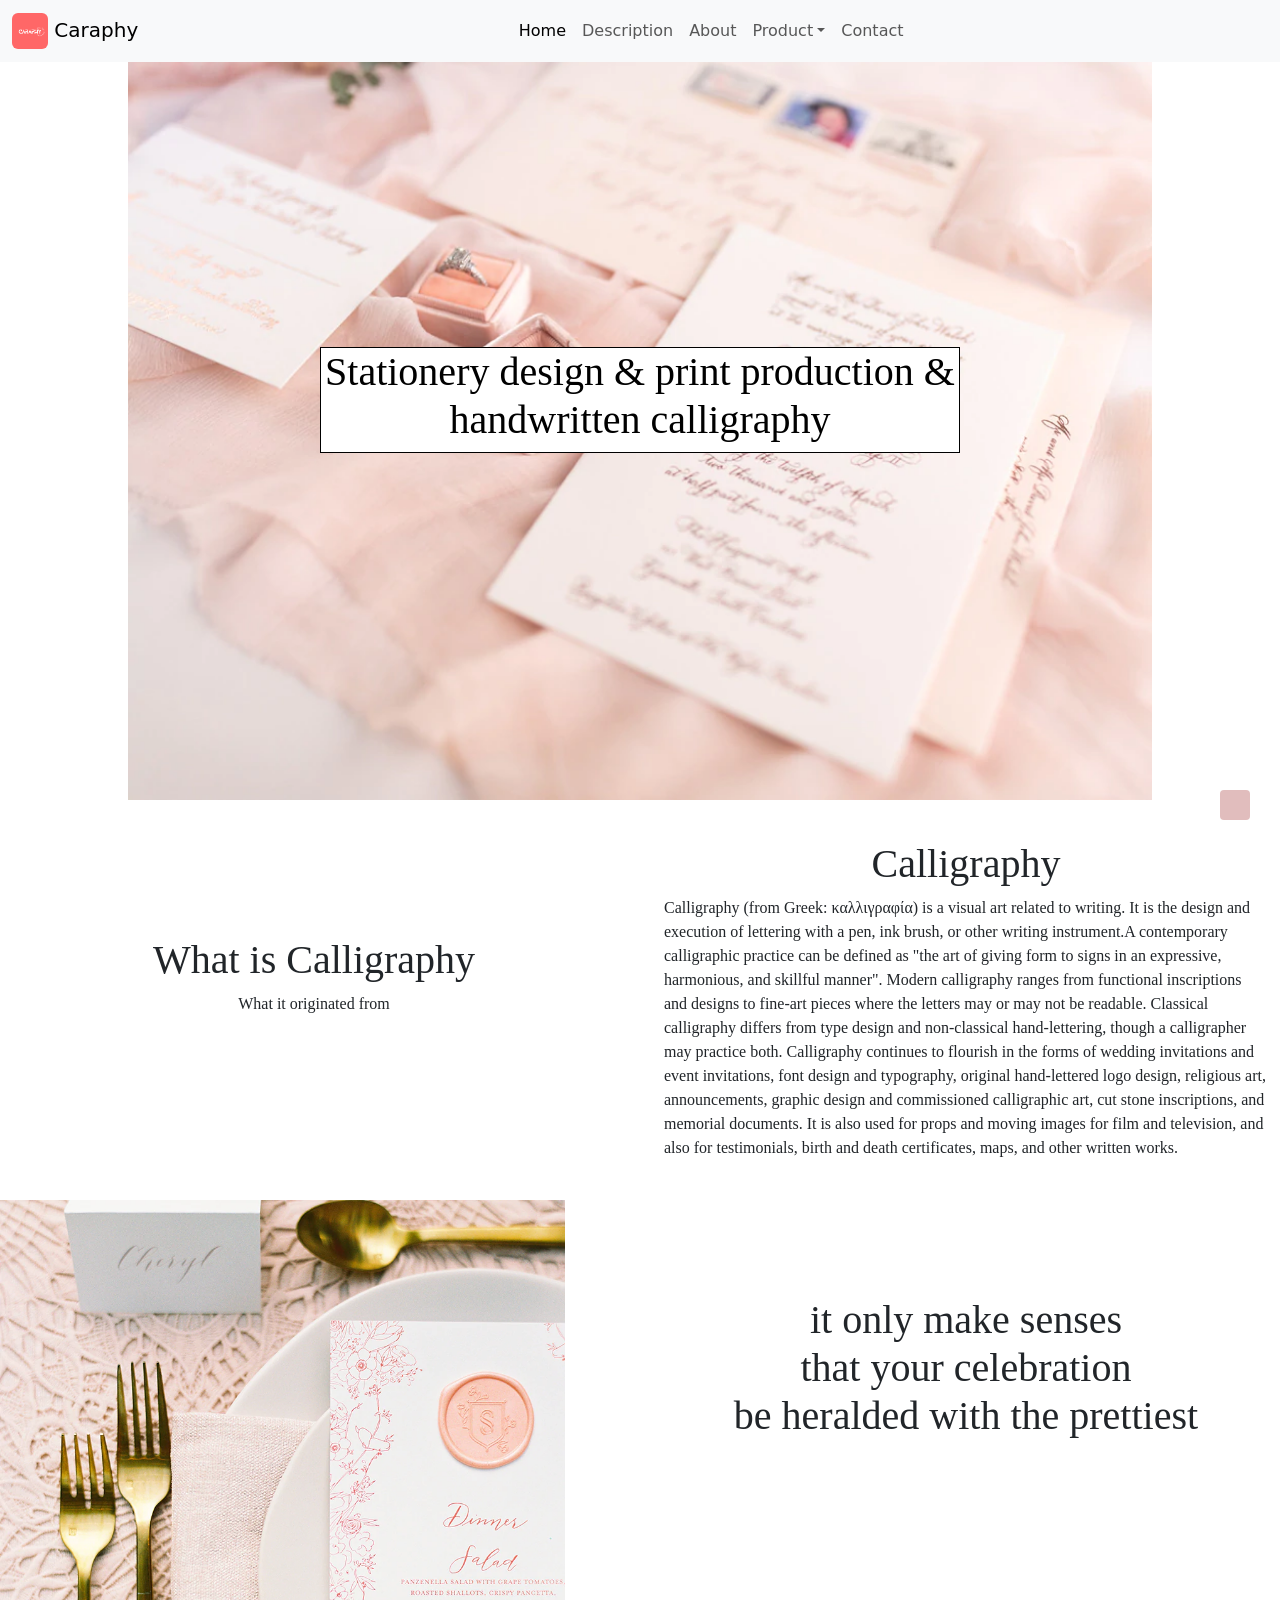
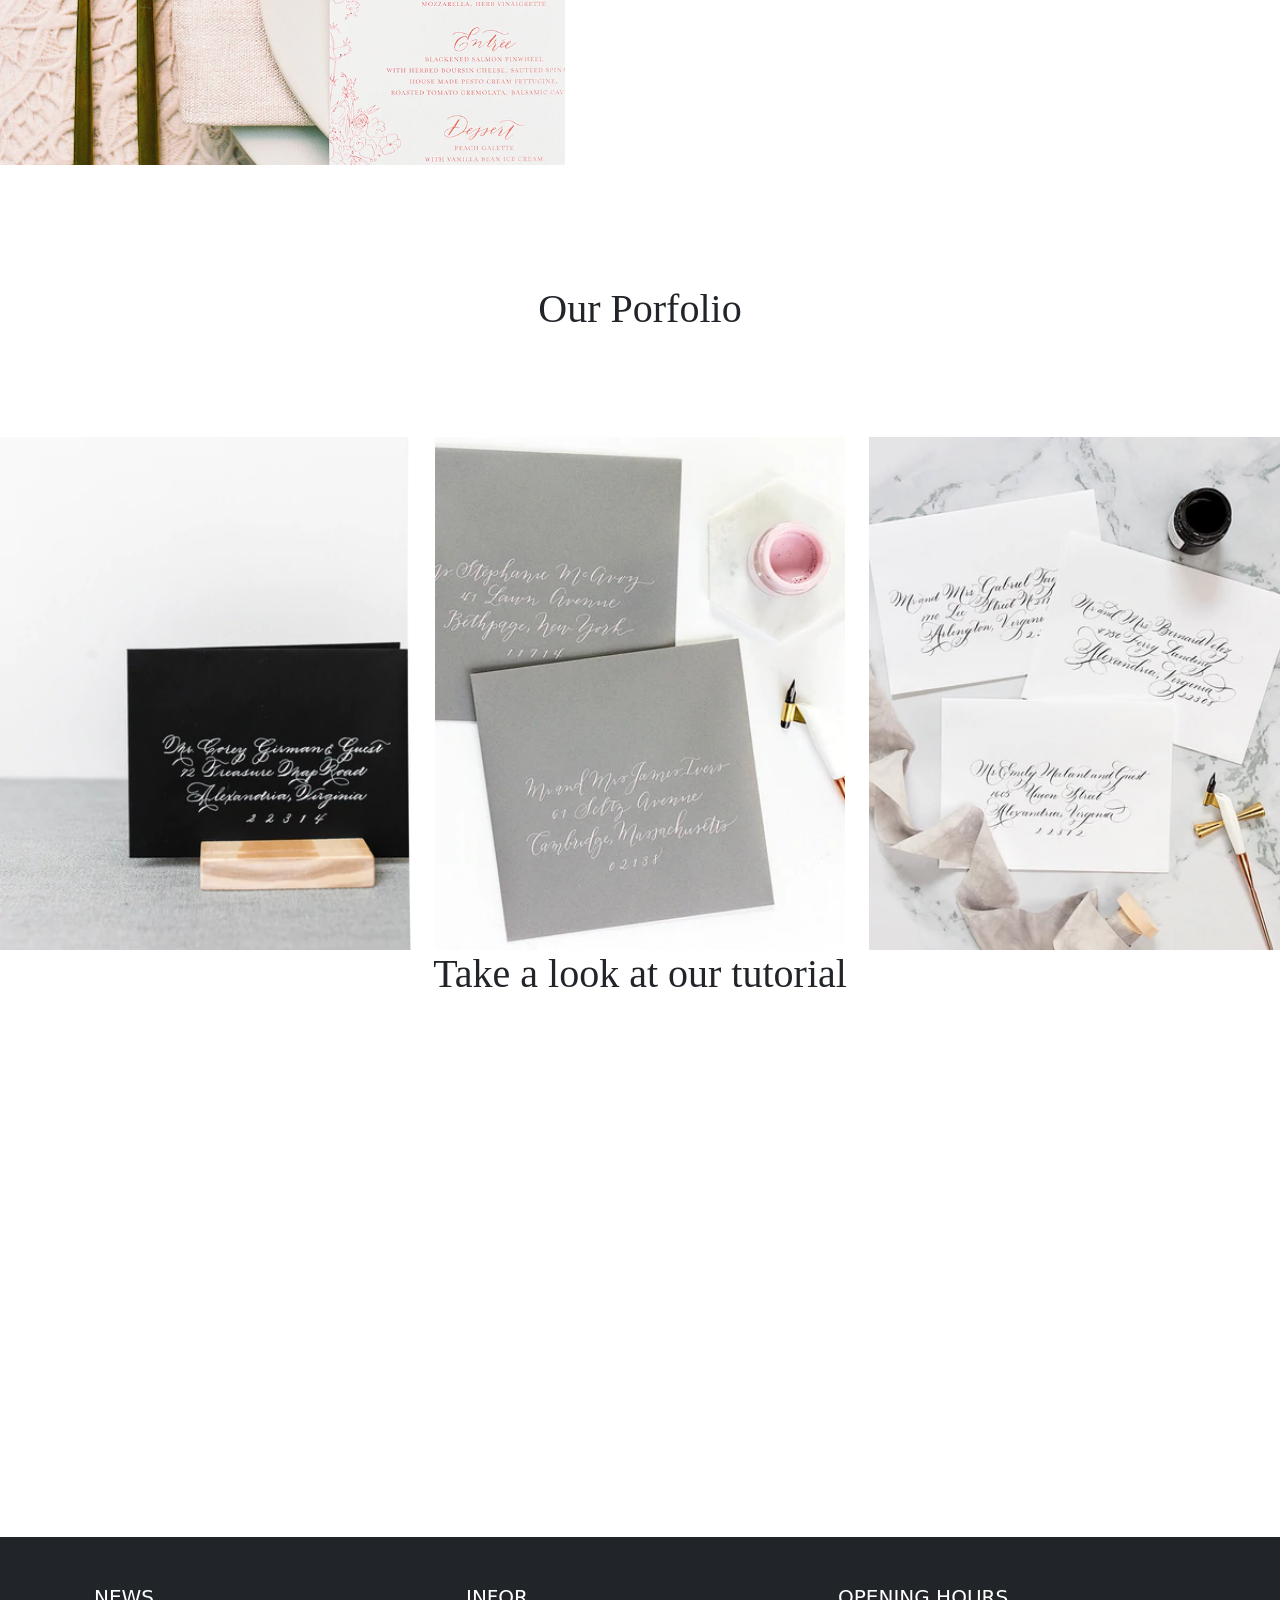
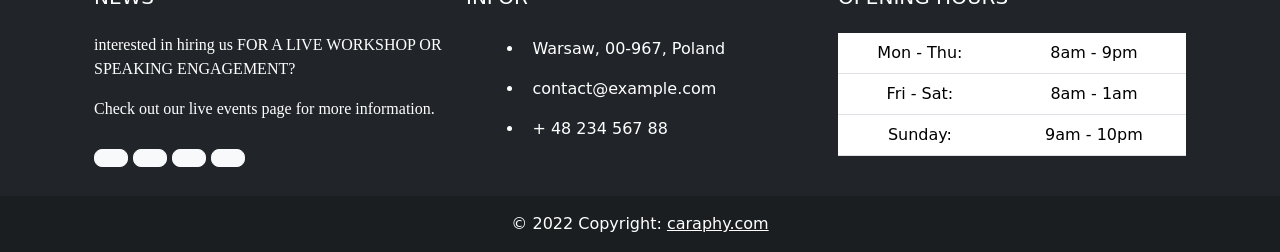
<file: index.html>
<!DOCTYPE html>
<html lang="en">
<head>
    <meta charset="UTF-8">
    <meta http-equiv="X-UA-Compatible" content="IE=edge">
    <meta name="viewport" content="width=device-width, initial-scale=1.0">
    <link rel="stylesheet" href="https://unicons.iconscout.com/release/v4.0.0/css/line.css">

    <link href="https://cdn.jsdelivr.net/npm/bootstrap@5.1.3/dist/css/bootstrap.min.css" rel="stylesheet">
    <script src="https://cdn.jsdelivr.net/npm/bootstrap@5.1.3/dist/js/bootstrap.bundle.min.js"></script>
    <title>Home</title>
    <link href="CSS/main.css" rel="stylesheet">

</head>
<body>
  <!-- nav -->
  <nav class="navbar navbar-expand-sm bg-light navbar-light fixed-top ">
    <div class="container-fluid">
      <a class="navbar-brand" href="index.html"><img src="img/Black And White Rakia Design Studio Logo.png"class="rounded" height="36"alt=""> Caraphy</a>
      <button class="navbar-toggler" type="button" data-bs-toggle="collapse" data-bs-target="#collapsibleNavbar">
        <span class="navbar-toggler-icon"></span>
      </button>
      <div class="collapse navbar-collapse justify-content-center" id="collapsibleNavbar" >
        <ul class="navbar-nav">
          <li class="nav-item">
            <a class="nav-link active " href="index.html"><i class="light uil uil-estate"></i> Home</a>
          </li>
          <li class="nav-item">
            <a class="nav-link" href="description.html"><i class=" light uil uil-clipboard-blank"></i> Description</a>
          </li>
          <li class="nav-item">
            <a class="nav-link " href="about2.html"><i class="light uil uil-align-center"></i> About</a>
          </li>  
          <li class="nav-item dropdown">
            <a class="nav-link dropdown-toggle" href="#" role="button" data-bs-toggle="dropdown"><i class="light uil uil-archive"></i> Product</a>
            <ul class="dropdown-menu">
              <li><a class="dropdown-item" href="children.html"><i class="light uil uil-kid"></i> Children Products</a></li>
              <li><a class="dropdown-item" href="adult.html"><i class="light uil uil-head-side"></i> Adult Products</a></li>
            </ul>
          </li>
          <li class="nav-item">
            <a class="nav-link " href="contact.html"><i class="light uil uil-phone"></i> Contact</a>
          </li>  
        </ul>
      </div>
    </div>
  </nav>

      <div class="container1">
        <img src="img/Laura_Hooper_Calligraphy_Handwritten_Calligraphy_Stationery_2048x.webp"  class="mx-auto d-block" alt="" style="width:80%;">
          <div class="centered1">
            <h1>Stationery design & print production & handwritten calligraphy</h1>
          </div>
      </div>
      <br>
    

      <div class="row">
        <div class="col-sm-6 bg-white text-dark">
          <div class="container  p-5 my-5 ">
            <span class="align-middle">
              <p>
                <h1 class="text-center">What is Calligraphy</h1>
                <p class="text-center ">What it originated from</p>
              </p>
            </span>
         
          </div>
        </div>
        <div class="col-sm-6 bg-white text-dark" style="font-family: 'Times New Roman', Times, serif;">
          <div class="container ">
            <p>
              <h1 class="text-center">Calligraphy</h1>
              <p>
                Calligraphy (from Greek: καλλιγραφία) is a visual art related to writing. It is the design and execution of lettering with a pen, ink brush, or other writing instrument.A contemporary calligraphic practice can be defined as "the art of giving form to signs in an expressive, harmonious, and skillful manner".
  
                Modern calligraphy ranges from functional inscriptions and designs to fine-art pieces where the letters may or may not be readable. Classical calligraphy differs from type design and non-classical hand-lettering, though a calligrapher may practice both.
  
                Calligraphy continues to flourish in the forms of wedding invitations and event invitations, font design and typography, original hand-lettered logo design, religious art, announcements, graphic design and commissioned calligraphic art, cut stone inscriptions, and memorial documents. It is also used for props and moving images for film and television, and also for testimonials, birth and death certificates, maps, and other written works.
              </p>
            </p>
           
          </div>
        </div>
      </div>
      <br>

      <div class="row">
        <div class="col-sm-6 bg-white text-white">
          <div>
            <img src="img/Ally_Bobby_TSOSJuly_FinalDinner56_edit_1296x.webp" alt="" style="width:90%;">
          </div>
        </div>
        <div class="col-sm-6 bg-white text-dark d-flex justify-content-center">
         
          <div class="container  p-5 my-5 ">
            <h2 class="h1 downcase italic extra-margin-bottom text-center" style="font-family: 'Times New Roman', Times, serif;">
              it only make senses
              <br>
              that your celebration
              <br>
              be heralded with the prettiest
            </h2>
          </div>
        </div>
      </div>
      <br>
      
      <div class="container p-5 my-5 ">
        <h1 class="text-center">Our Porfolio</h1>
      </div>
      
      <div class="row">
        <div class="col-sm-4  text-white">
          <img src="img/20190129_AK_0077_large.webp" style="width:100%;" alt="">
        </div>
        <div class="col-sm-4  text-white">
          <img src="img/Dusty_Rose_Ink_Wedding_Calligraphy_large.webp"style="width:100%;" alt="">

        </div>
        <div class="col-sm-4  text-white">
          <img src="img/Black_White_Envelope_Calligraphy_Laura_Hooper_large.webp"style="width:100%;" alt="">

        </div>
      </div>
      <div class="container d-flex justify-content-center">
        <h1>Take a look at our tutorial</h1>
       
      </div>
      <div class="container d-flex justify-content-center">
        <div class="embed-responsive embed-responsive-4by3">
            <iframe class="embed-responsive-item" src="https://www.youtube.com/embed/Nn6SfmekjtQ" width="700" height="500"></iframe>
        </div>
      </div>
      <br>
      <!-- top scroll button -->
      <div>
        <button onclick="topFunction()" id="myBtn" title="Go to top"><i class="uil uil-top-arrow-to-top"></i></button>
    
      </div>
      <!-- end top scroll button -->

      <!-- dark mode button -->
     
        <button id="mybutton" class="feedback"  onclick="myFunction()" >
          <i class="uil uil-moon"></i>
        </button>
      <!-- end dark mode button -->

   
<!-- Footer -->

  <footer class="text-white text-center text-lg-start bg-dark">
    <!-- Grid container -->
    <div class="container p-4">
      <!--Grid row-->
      <div class="row mt-4">
        <!--Grid column-->
        <div class="col-lg-4 col-md-12 mb-4 mb-md-0">
          <h5 class="text-uppercase mb-4">News</h5>

          <p>
              interested in hiring us
              FOR A LIVE WORKSHOP OR SPEAKING ENGAGEMENT?
             
          </p>

          <p>
              Check out our live events page for more information.
          </p>

          <div class="mt-4">
            <!-- Facebook -->
            <a type="button" class="btn btn-floating btn-light btn-lg"><i class="uil uil-facebook-f"></i></a>
            <!-- Dribbble -->
            <a type="button" class="btn btn-floating btn-light btn-lg"><i class="uil uil-instagram-alt"></i></a>
            <!-- Twitter -->
            <a type="button" class="btn btn-floating btn-light btn-lg"><i class="uil uil-twitter"></i></a>
            <!-- Google + -->
            <a type="button" class="btn btn-floating btn-light btn-lg"><i class="uil uil-google"></i></i></a>
            <!-- Linkedin -->
          </div>
        </div>
        <!--Grid column-->

        <!--Grid column-->
        <div class="col-lg-4 col-md-6 mb-4 mb-md-0">
          <h5 class="text-uppercase mb-4 pb-1">Infor</h5>

        
          <ul class="fa-ul" style="margin-left: 1.65em;">
            <li class="mb-3">
              <span class="fa-li"><i class="fas fa-home"></i></span><span class="ms-2">Warsaw, 00-967, Poland</span>
            </li>
            <li class="mb-3">
              <span class="fa-li"><i class="fas fa-envelope"></i></span><span class="ms-2">contact@example.com</span>
            </li>
            <li class="mb-3">
              <span class="fa-li"><i class="fas fa-phone"></i></span><span class="ms-2">+ 48 234 567 88</span>
            </li>
          </ul>
        </div>
        <!--Grid column-->

        <!--Grid column-->
        <div class="col-lg-4 col-md-6 mb-4 mb-md-0">
          <h5 class="text-uppercase mb-4">Opening hours</h5>

          <table class="table text-center text-white">
            <tbody class="fw-normal">
              <tr>
                <td>Mon - Thu:</td>
                <td>8am - 9pm</td>
              </tr>
              <tr>
                <td>Fri - Sat:</td>
                <td>8am - 1am</td>
              </tr>
              <tr>
                <td>Sunday:</td>
                <td>9am - 10pm</td>
              </tr>
            </tbody>
          </table>
        </div>
        <!--Grid column-->
      </div>
      <!--Grid row-->
    </div>
    <!-- Grid container -->

    <!-- Copyright -->
    <div class="text-center p-3" style="background-color: rgba(0, 0, 0, 0.2);">
      © 2022 Copyright:
      <a class="text-white" href="index.html">caraphy.com</a>
    </div>
    <!-- Copyright -->
  </footer>

  <script src="JS/main.js"></script>
  <!-- <script async="async" type="text/javascript" src="https://cdn.innity.net/admanager-async.js"></script>
<script type="text/javascript"> 
var innity_adZoneAsync = innity_adZoneAsync || {}; 
innity_adZoneAsync.q = innity_adZoneAsync.q || []; 
</script> -->

<!-- Zone Tag : emdep.vn overlayy-->

<!-- <div id="div-ad-innity-103434/0">
<script type="text/javascript">
innity_adZoneAsync.q.push(function (){innity_adZoneAsync.display("80f24ef493982c552b6943f1411f7e2c", "103434", {"target": "div-ad-innity-103434/0","origin": "VN"});});
</script>
</div> -->

<!-- Ad Tag: saostar - Vn/TestingCampaign/Alwayson -->
<div id="innity_adslot_326206"></div>
<script type="text/javascript">
innity_country = "VN";
innity_path = "/202003_31141/174329/326206/";
innity_proxy = "proxy_326206";
innity_ord = "ord=[timestamp]";
</script>
<script type="text/javascript" src="https://cdn.innity.net/global.js"></script>
<noscript><a href="https://avn.innity.com/click/?adid=326206&cb=[timestamp]" target="_blank">
<img src="https://avn.innity.com/view/alt/?campaignid=31141&adid=326206&cb=[timestamp]" border="0" title="Click Here"></a></noscript>


</body>
</html>
</file>
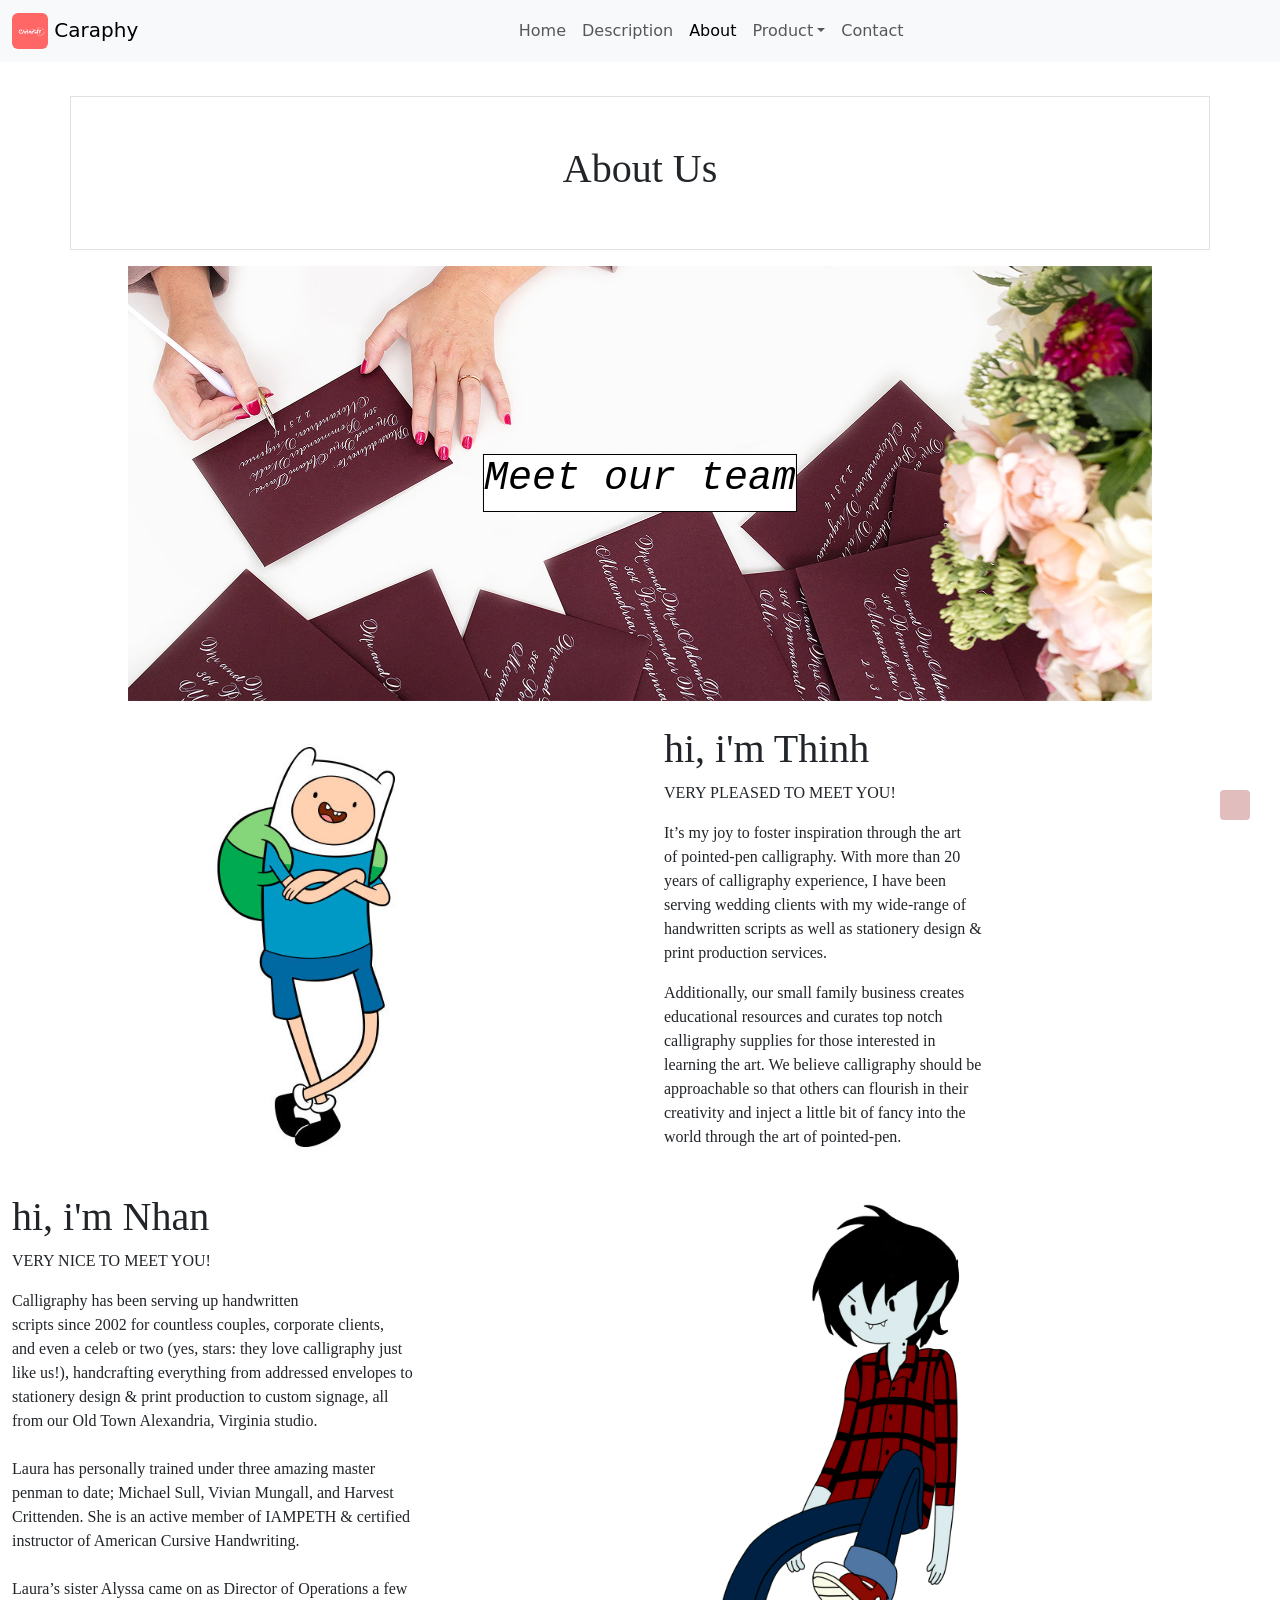
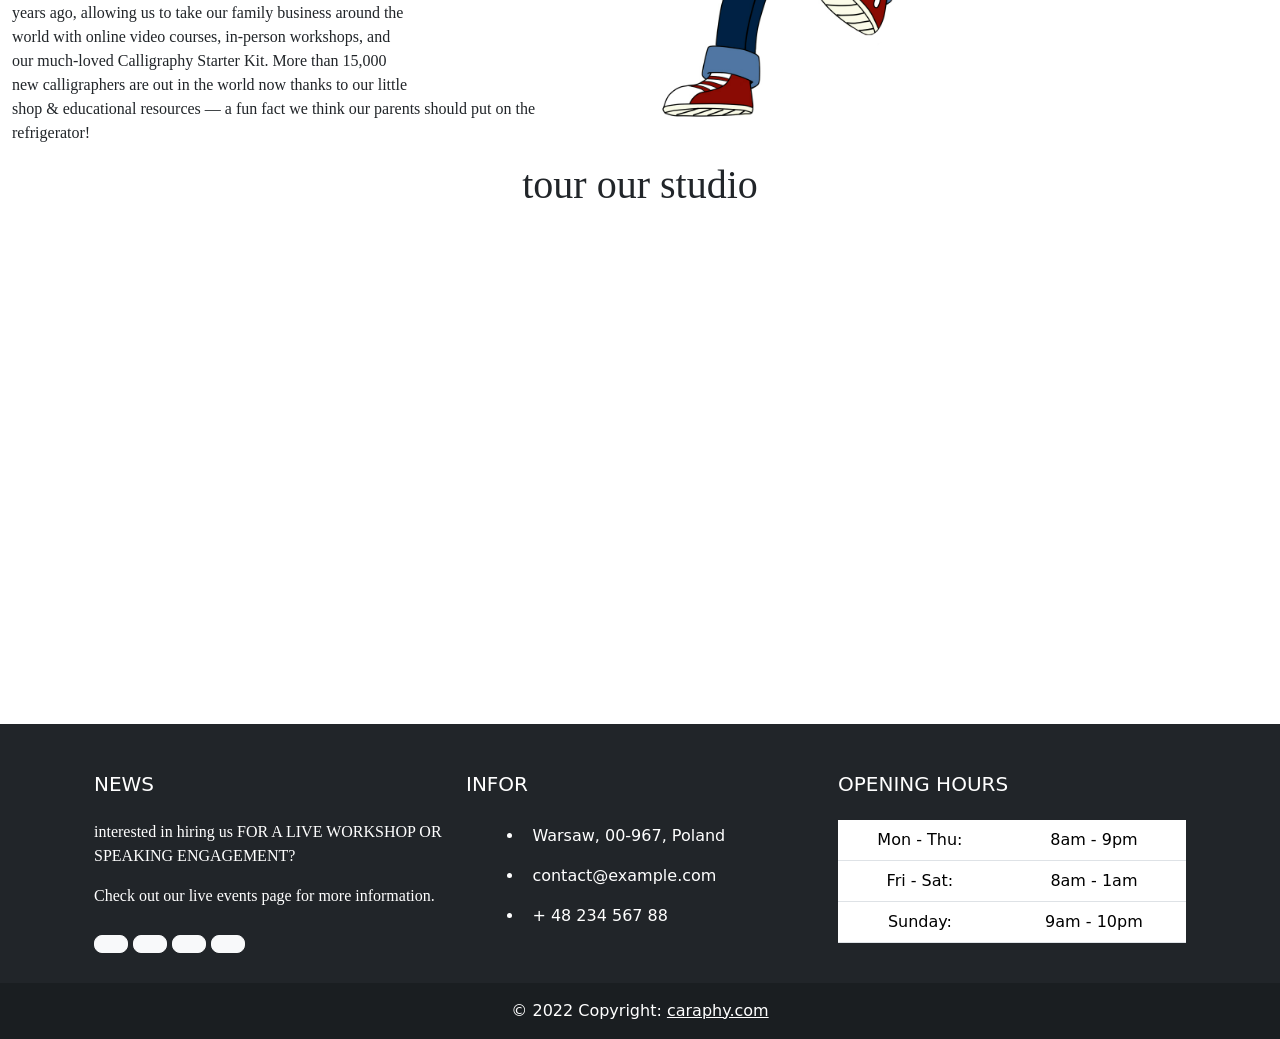
<file: about2.html>
<!DOCTYPE html>
<html lang="en">
<head>
    <meta charset="UTF-8">
    <meta http-equiv="X-UA-Compatible" content="IE=edge">
    <meta name="viewport" content="width=device-width, initial-scale=1.0">
    <link rel="stylesheet" href="https://unicons.iconscout.com/release/v4.0.0/css/line.css">

    <link href="https://cdn.jsdelivr.net/npm/bootstrap@5.1.3/dist/css/bootstrap.min.css" rel="stylesheet">
    <script src="https://cdn.jsdelivr.net/npm/bootstrap@5.1.3/dist/js/bootstrap.bundle.min.js"></script>
    <title>About Caraphy</title>
    
    <link href="CSS/main.css" rel="stylesheet">

</head>
<body>
  <!-- nav -->
  <nav class="navbar navbar-expand-sm bg-light navbar-light fixed-top ">
    <div class="container-fluid">
      <a class="navbar-brand" href="index.html"><img src="img/Black And White Rakia Design Studio Logo.png"class="rounded" height="36"alt=""> Caraphy</a>
      <button class="navbar-toggler" type="button" data-bs-toggle="collapse" data-bs-target="#collapsibleNavbar">
        <span class="navbar-toggler-icon"></span>
      </button>
      <div class="collapse navbar-collapse justify-content-center" id="collapsibleNavbar" >
        <ul class="navbar-nav">
          <li class="nav-item">
            <a class="nav-link  " href="index.html"><i class="light uil uil-estate"></i> Home</a>
          </li>
          <li class="nav-item">
            <a class="nav-link" href="description.html"><i class=" light uil uil-clipboard-blank"></i> Description</a>
          </li>
          <li class="nav-item">
            <a class="nav-link active" href="about2.html"><i class="light uil uil-align-center"></i> About</a>
          </li>  
          <li class="nav-item dropdown">
            <a class="nav-link dropdown-toggle" href="#" role="button" data-bs-toggle="dropdown"><i class="light uil uil-archive"></i> Product</a>
            <ul class="dropdown-menu">
              <li><a class="dropdown-item" href="children.html"><i class="light uil uil-kid"></i> Children Products</a></li>
              <li><a class="dropdown-item" href="adult.html"><i class="light uil uil-head-side"></i> Adult Products</a></li>
            </ul>
          </li>
          <li class="nav-item">
            <a class="nav-link " href="contact.html"><i class="light uil uil-phone"></i> Contact</a>
          </li>  
        </ul>
      </div>
    </div>
  </nav>
  <br><br>

  <div class="container p-5 my-5 border d-flex justify-content-center bg-white mb-3  ">
    <h1>About Us</h1>
  </div>
  <div class="container1">
    <img src="img/20180814_AK_1700_banner_2_2048x.webp"  class="mx-auto d-block" alt="" style="width: 80%;">
      <div class="centered1">
        <h1 class="fst-italic text-center font-monospace" style="font-family: 'Times New Roman', Times, serif;">Meet our team</h1>
      </div>
  </div>
  <br>
  <div class="row">
    <div class="col-sm-6 bg-white text-white">
      <div>
        <img src="img/finn-the-human-free-vector-800x566.jpeg" style="width:100%;" alt="">
      </div>
    </div>
    <div class="col-sm-6 bg-white text-dark">
      <div class="container ">
        <h1>hi, i'm Thinh</h1>
        <p>VERY PLEASED TO MEET YOU!</p>
        <p>It’s my joy to foster inspiration through the art <br>
            of pointed-pen calligraphy. With more than 20 <br>
            years of calligraphy experience, I have been <br>
            serving wedding clients with my wide-range of <br>
            handwritten scripts as well as stationery design & <br>
            print production services. <br>
        </p>
        <p>
            Additionally, our small family business creates <br>
            educational resources and curates top notch <br>
            calligraphy supplies for those interested in <br>
            learning the art. We believe calligraphy should be <br>
            approachable so that others can flourish in their <br>
            creativity and inject a little bit of fancy into the <br>
            world through the art of pointed-pen. <br>
        </p>
      </div>
    </div>
  </div>
  <br>
  <div class="row">
    <div class="col-sm-6 bg-white text-dark">
      <div class="container">
        <h1>hi, i'm Nhan</h1>
        <p>VERY NICE TO MEET YOU!</p>
        <p>
            Calligraphy has been serving up handwritten <br>
            scripts since 2002 for countless couples, corporate clients,  <br>
            and even a celeb or two (yes, stars: they love calligraphy just  <br>
            like us!), handcrafting everything from addressed envelopes to  <br>
            stationery design & print production to custom signage, all  <br>
            from our Old Town Alexandria, Virginia studio.  <br>  <br>
            Laura has personally trained under three amazing master  <br>
            penman to date; Michael Sull, Vivian Mungall, and Harvest  <br>
            Crittenden. She is an active member of IAMPETH & certified  <br>
            instructor of American Cursive Handwriting.  <br>  <br>
            Laura’s sister Alyssa came on as Director of Operations a few  <br>
            years ago, allowing us to take our family business around the  <br>
            world with online video courses, in-person workshops, and  <br>
            our much-loved Calligraphy Starter Kit. More than 15,000  <br>
            new calligraphers are out in the world now thanks to our little  <br>
            shop & educational resources — a fun fact we think our parents should put on the refrigerator!
        </p>
      </div>
    </div>
    <div class="col-sm-6 bg-white text-white">
      <div>
        <img src="img/d4z7qib-0ea6eba4-22a7-44de-90d2-c0f5ffad8b58.jpeg" style="width:50%;" alt="">
      </div>
    </div>
  <br>
  <div class="container d-flex justify-content-center">
    <h1>tour our studio</h1>
   
  </div>
  <div class="container d-flex justify-content-center">
    <div class="embed-responsive embed-responsive-4by3">
        <iframe class="embed-responsive-item" src="https://www.youtube.com/embed/OQQ4a4Os6cE" width="700" height="500"></iframe>
    </div>
  </div>


  <div>
    <button onclick="topFunction()" id="myBtn" title="Go to top"><i class="uil uil-top-arrow-to-top"></i></button>

  </div>
  <div>
    <button id="mybutton" class="feedback"  onclick="myFunction()" >
      <i class="uil uil-moon"></i>
    </button>
    </div>

 

     
    



<!-- Footer -->

    <footer class="text-white text-center text-lg-start bg-dark">
      <!-- Grid container -->
      <div class="container p-4">
        <!--Grid row-->
        <div class="row mt-4">
          <!--Grid column-->
          <div class="col-lg-4 col-md-12 mb-4 mb-md-0">
            <h5 class="text-uppercase mb-4">News</h5>
  
            <p>
                interested in hiring us
                FOR A LIVE WORKSHOP OR SPEAKING ENGAGEMENT?
               
            </p>
  
            <p>
                Check out our live events page for more information.
            </p>
  
            <div class="mt-4">
              <!-- Facebook -->
              <a type="button" class="btn btn-floating btn-light btn-lg"><i class="uil uil-facebook-f"></i></a>
              <!-- Dribbble -->
              <a type="button" class="btn btn-floating btn-light btn-lg"><i class="uil uil-instagram-alt"></i></a>
              <!-- Twitter -->
              <a type="button" class="btn btn-floating btn-light btn-lg"><i class="uil uil-twitter"></i></a>
              <!-- Google + -->
              <a type="button" class="btn btn-floating btn-light btn-lg"><i class="uil uil-google"></i></i></a>
              <!-- Linkedin -->
            </div>
          </div>
          <!--Grid column-->
  
          <!--Grid column-->
          <div class="col-lg-4 col-md-6 mb-4 mb-md-0">
            <h5 class="text-uppercase mb-4 pb-1">Infor</h5>
  
          
            <ul class="fa-ul" style="margin-left: 1.65em;">
              <li class="mb-3">
                <span class="fa-li"><i class="fas fa-home"></i></span><span class="ms-2">Warsaw, 00-967, Poland</span>
              </li>
              <li class="mb-3">
                <span class="fa-li"><i class="fas fa-envelope"></i></span><span class="ms-2">contact@example.com</span>
              </li>
              <li class="mb-3">
                <span class="fa-li"><i class="fas fa-phone"></i></span><span class="ms-2">+ 48 234 567 88</span>
              </li>
            </ul>
          </div>
          <!--Grid column-->
  
          <!--Grid column-->
          <div class="col-lg-4 col-md-6 mb-4 mb-md-0">
            <h5 class="text-uppercase mb-4">Opening hours</h5>
  
            <table class="table text-center text-white">
              <tbody class="fw-normal">
                <tr>
                  <td>Mon - Thu:</td>
                  <td>8am - 9pm</td>
                </tr>
                <tr>
                  <td>Fri - Sat:</td>
                  <td>8am - 1am</td>
                </tr>
                <tr>
                  <td>Sunday:</td>
                  <td>9am - 10pm</td>
                </tr>
              </tbody>
            </table>
          </div>
          <!--Grid column-->
        </div>
        <!--Grid row-->
      </div>
      <!-- Grid container -->
  
      <!-- Copyright -->
      <div class="text-center p-3" style="background-color: rgba(0, 0, 0, 0.2);">
        © 2022 Copyright:
        <a class="text-white" href="index.html">caraphy.com</a>
    </div>
      <!-- Copyright -->
    </footer>
  
  <!-- End of .container -->
  <script src="JS/main.js"></script>

</body>
</html>
</file>
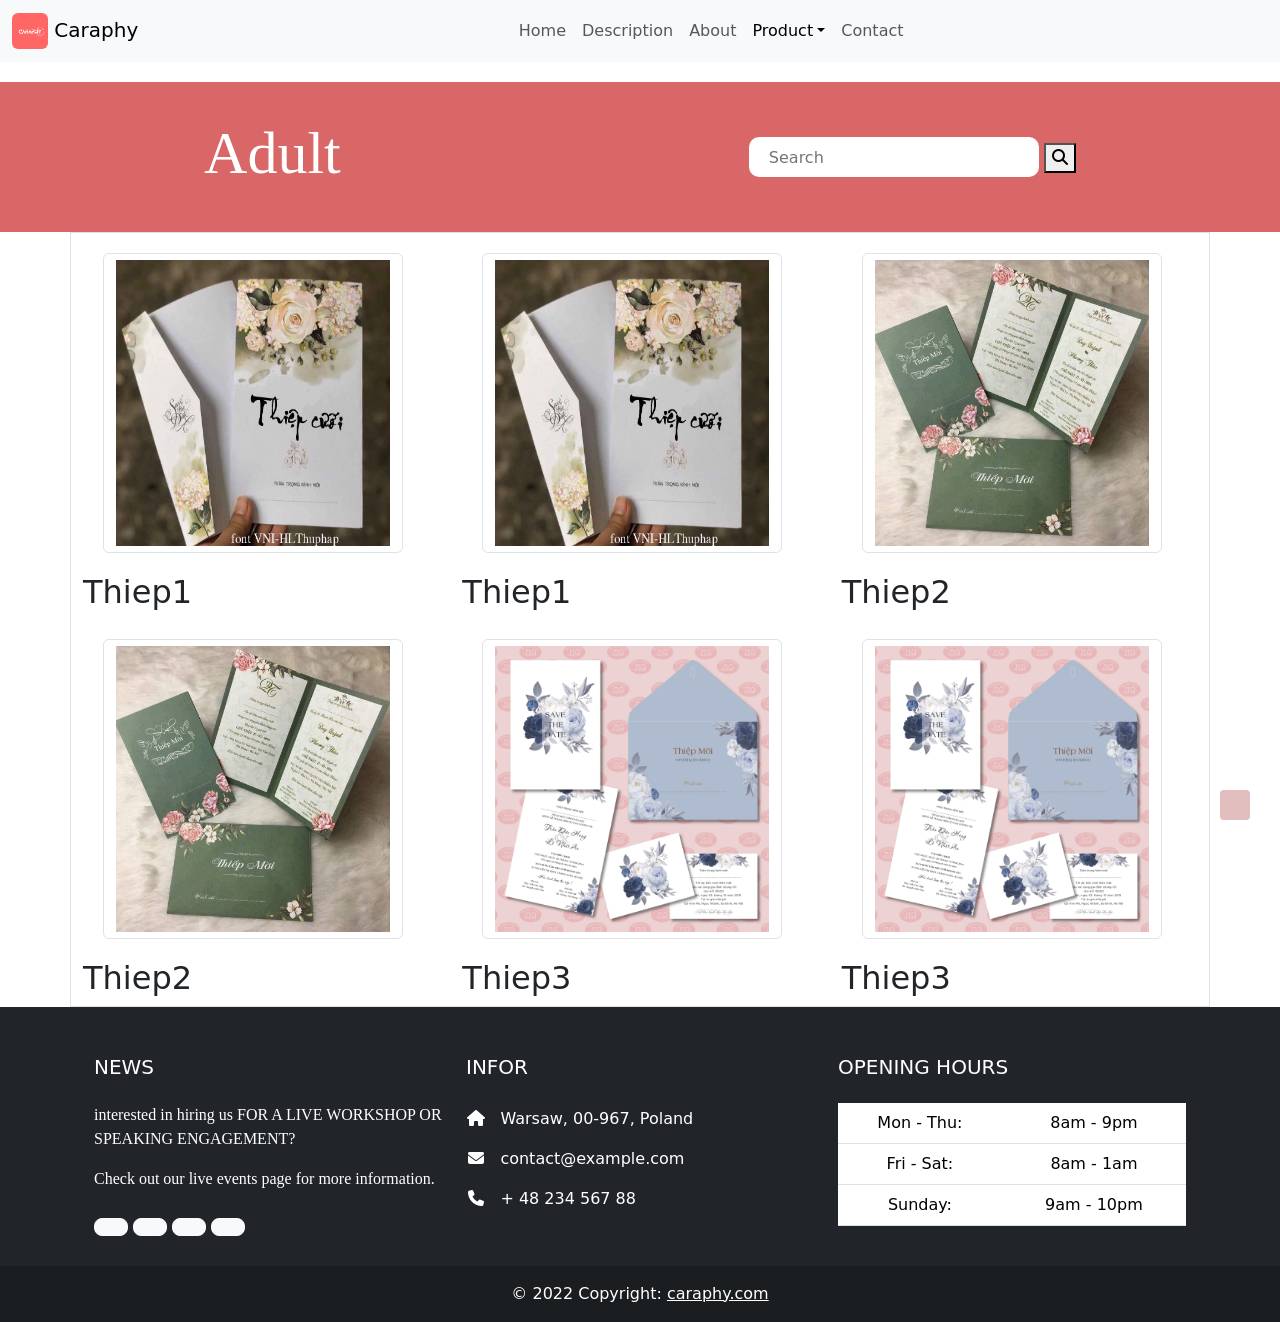
<file: adult.html>
<!DOCTYPE html>
<html lang="en">
<head>
    <meta charset="UTF-8">
    <meta http-equiv="X-UA-Compatible" content="IE=edge">
    <meta name="viewport" content="width=device-width, initial-scale=1.0">
    <title>Adult</title>
    <link rel="stylesheet" href="https://cdnjs.cloudflare.com/ajax/libs/font-awesome/6.1.1/css/all.min.css">
    <link rel="stylesheet" href="https://unicons.iconscout.com/release/v4.0.0/css/line.css">
    <link href="https://cdn.jsdelivr.net/npm/bootstrap@5.1.3/dist/css/bootstrap.min.css" rel="stylesheet">
    <script src="https://cdn.jsdelivr.net/npm/bootstrap@5.1.3/dist/js/bootstrap.bundle.min.js"></script>
    <link href="CSS/main.css" rel="stylesheet">
</head>
<body>
    <nav class="navbar navbar-expand-sm bg-light navbar-light">
        <div class="container-fluid">
          <a class="navbar-brand" href="index.html"><img src="img/Black And White Rakia Design Studio Logo.png"class="rounded" height="36"alt=""> Caraphy</a>
          <button class="navbar-toggler" type="button" data-bs-toggle="collapse" data-bs-target="#collapsibleNavbar">
            <span class="navbar-toggler-icon"></span>
          </button>
          <div class="collapse navbar-collapse justify-content-center" id="collapsibleNavbar" >
            <ul class="navbar-nav">
              <li class="nav-item">
                <a class="nav-link " href="index.html"><i class="light uil uil-estate"></i> Home</a>
              </li>
              <li class="nav-item">
                <a class="nav-link" href="description.html"><i class=" light uil uil-clipboard-blank"></i> Description</a>
              </li>
              <li class="nav-item">
                <a class="nav-link" href="about2.html"><i class="light uil uil-align-center"></i> About</a>
              </li>  
              <li class="nav-item dropdown">
                <a class="nav-link dropdown-toggle active" href="#" role="button" data-bs-toggle="dropdown"><i class="light uil uil-archive"></i> Product</a>
                <ul class="dropdown-menu">
                  <li><a class="dropdown-item" href="children.html"><i class="light uil uil-kid"></i> Children Products</a></li>
                  <li><a class="dropdown-item" href="#"><i class="light uil uil-head-side"></i> Adult Products</a></li>
                </ul>
              </li>
              <li class="nav-item">
                <a class="nav-link" href="contact.html"><i class="light uil uil-phone"></i> Contact</a>
              </li>  
            </ul>
          </div>
        </div>
      </nav>
      <section>
        <form id="formSearchA">
          <div id="children-adult">
          <h1>Adult</h1>
          <div id="button-search">
              <input type="search" placeholder="Search" id="searchA" name="search">
              <button type="submit"><i class="fa-solid fa-magnifying-glass"></i></button>
          </div>
        </div>
        </form>
      </section>

        <!-- <div id="carouselExampleIndicators" class="carousel slide" data-bs-ride="carousel">
          <div class="carousel-indicators">
            <button type="button" data-bs-target="#carouselExampleIndicators" data-bs-slide-to="0" class="active" aria-current="true" aria-label="Slide 1"></button>
            <button type="button" data-bs-target="#carouselExampleIndicators" data-bs-slide-to="1" aria-label="Slide 2"></button>
            <button type="button" data-bs-target="#carouselExampleIndicators" data-bs-slide-to="2" aria-label="Slide 3"></button>
          </div>
          <div class="carousel-inner">
            <div class="carousel-item active">
              <img src="img/4.png" class="d-block w-100"alt="...">
            </div>
            <div class="carousel-item">
              <img src="img/5.png" class="d-block w-100"alt="...">
            </div>
            <div class="carousel-item">
              <img src="img/6.png" class="d-block w-100"alt="...">
            </div>
          </div>
          <button class="carousel-control-prev" type="button" data-bs-target="#carouselExampleIndicators" data-bs-slide="prev">
            <span class="carousel-control-prev-icon" aria-hidden="true"></span>
            <span class="visually-hidden">Previous</span>
          </button>
          <button class="carousel-control-next" type="button" data-bs-target="#carouselExampleIndicators" data-bs-slide="next">
            <span class="carousel-control-next-icon" aria-hidden="true"></span>
            <span class="visually-hidden">Next</span>
          </button>
      </div>  -->
      
        <!-- <div class="container border">
          
          <div class="row">
            <div class="col-sm-4">
              <img src="img/thiephl1.jpeg" alt="..." width="300px" height="300px" class="col border btn" data-bs-toggle="collapse" data-bs-target="#demo">
              <div id="demo" class="collapse">
                <div class="tab-content">
                  <div class="tab-pane container active" id="a1">
                    <img src="img/thuphaphl.png" alt="">
                  </div>
                  <div class="tab-pane container fade" id="a2">
                    <img src="img/thuphap1.png" alt="">
                  </div>
                  <div class="tab-pane container fade" id="a3">
                    <img src="img/thuphap3.png" alt="">
                  </div>
                  <ul class="nav nav-tabs justify-content-center">
                  <li class="nav-item">
                    <a class="nav-link active" data-bs-toggle="tab" href="#a1">Font 01</a>
                  </li>
                  <li class="nav-item">
                    <a class="nav-link" data-bs-toggle="tab" href="#a2">Font 02</a>
                  </li>
                  <li class="nav-item">
                    <a class="nav-link" data-bs-toggle="tab" href="#a3">Font 03</a>
                  </li>
                  </ul>
                </div>
              </div>
            </div>

            <div class="col-sm-4">
              <img src="img/thiep2.jpg" alt="..." width="300px" height="300px" class="col border btn" data-bs-toggle="collapse" data-bs-target="#demo1">
              <div id="demo1" class="collapse">
                <div class="tab-content">
                  <div class="tab-pane container active" id="a4">
                    <img src="img/thuphaphl.png" alt="">
                  </div>
                  <div class="tab-pane container fade" id="a5">
                    <img src="img/thuphap1.png" alt="">
                  </div>
                  <div class="tab-pane container fade" id="a6">
                    <img src="img/thuphap3.png" alt="">
                  </div>
                  <ul class="nav nav-tabs justify-content-center">
                  <li class="nav-item">
                    <a class="nav-link active" data-bs-toggle="tab" href="#a4">Font 01</a>
                  </li>
                  <li class="nav-item">
                    <a class="nav-link" data-bs-toggle="tab" href="#a5">Font 02</a>
                  </li>
                  <li class="nav-item">
                    <a class="nav-link" data-bs-toggle="tab" href="#a6">Font 03</a>
                  </li>
                  </ul>
                </div>
              </div>
            </div>

            <div class="col-sm-4">
              <img src="img/thiep3.jpg" alt="..." width="300px" height="300px" class="col border btn" data-bs-toggle="collapse" data-bs-target="#demo2">
              <div id="demo2" class="collapse">
                <div class="tab-content">
                  <div class="tab-pane container active" id="a7">
                    <img src="img/thuphaphl.png" alt="">
                  </div>
                  <div class="tab-pane container fade" id="a8">
                    <img src="img/thuphap1.png" alt="">
                  </div>
                  <div class="tab-pane container fade" id="a9">
                    <img src="img/thuphap3.png" alt="">
                  </div>
                  <ul class="nav nav-tabs justify-content-center">
                  <li class="nav-item">
                    <a class="nav-link active" data-bs-toggle="tab" href="#a7">Font 01</a>
                  </li>
                  <li class="nav-item">
                    <a class="nav-link" data-bs-toggle="tab" href="#a8">Font 02</a>
                  </li>
                  <li class="nav-item">
                    <a class="nav-link" data-bs-toggle="tab" href="#a9">Font 03</a>
                  </li>
                  </ul>
                </div>
              </div>
            </div>

          </div>
        </div> -->
        
        <!-- <div class="container border">
          <div class="row product"></div>
        </div>
        <div class="container border">
          <div class="row product"></div>
        </div> -->
        <div class="container border">
          <div class="row " id="productA"></div>
        </div>
      
  </section>
  <!-- top scroll button -->
  <div>
    <button onclick="topFunction()" id="myBtn" title="Go to top"><i class="uil uil-top-arrow-to-top"></i></button>

  </div>
  <!-- end top scroll button -->
  
  <!-- dark mode button -->
 
    <button id="mybutton" class="feedback"  onclick="myFunction()" >
      <i class="uil uil-moon"></i>
    </button>
  <!-- end dark mode button -->

<!-- Footer -->

<footer class="text-white text-center text-lg-start bg-dark">
<!-- Grid container -->
<div class="container p-4">
  <!--Grid row-->
  <div class="row mt-4">
    <!--Grid column-->
    <div class="col-lg-4 col-md-12 mb-4 mb-md-0">
      <h5 class="text-uppercase mb-4">News</h5>

      <p>
          interested in hiring us
          FOR A LIVE WORKSHOP OR SPEAKING ENGAGEMENT?
         
      </p>

      <p>
          Check out our live events page for more information.
      </p>

      <div class="mt-4">
        <!-- Facebook -->
        <a type="button" class="btn btn-floating btn-light btn-lg"><i class="uil uil-facebook-f"></i></a>
        <!-- Dribbble -->
        <a type="button" class="btn btn-floating btn-light btn-lg"><i class="uil uil-instagram-alt"></i></a>
        <!-- Twitter -->
        <a type="button" class="btn btn-floating btn-light btn-lg"><i class="uil uil-twitter"></i></a>
        <!-- Google + -->
        <a type="button" class="btn btn-floating btn-light btn-lg"><i class="uil uil-google"></i></i></a>
        <!-- Linkedin -->
      </div>
    </div>
    <!--Grid column-->

    <!--Grid column-->
    <div class="col-lg-4 col-md-6 mb-4 mb-md-0">
      <h5 class="text-uppercase mb-4 pb-1">Infor</h5>

    
      <ul class="fa-ul" style="margin-left: 1.65em;">
        <li class="mb-3">
          <span class="fa-li"><i class="fas fa-home"></i></span><span class="ms-2">Warsaw, 00-967, Poland</span>
        </li>
        <li class="mb-3">
          <span class="fa-li"><i class="fas fa-envelope"></i></span><span class="ms-2">contact@example.com</span>
        </li>
        <li class="mb-3">
          <span class="fa-li"><i class="fas fa-phone"></i></span><span class="ms-2">+ 48 234 567 88</span>
        </li>
      </ul>
    </div>
    <!--Grid column-->

    <!--Grid column-->
    <div class="col-lg-4 col-md-6 mb-4 mb-md-0">
      <h5 class="text-uppercase mb-4">Opening hours</h5>

      <table class="table text-center text-white">
        <tbody class="fw-normal">
          <tr>
            <td>Mon - Thu:</td>
            <td>8am - 9pm</td>
          </tr>
          <tr>
            <td>Fri - Sat:</td>
            <td>8am - 1am</td>
          </tr>
          <tr>
            <td>Sunday:</td>
            <td>9am - 10pm</td>
          </tr>
        </tbody>
      </table>
    </div>
    <!--Grid column-->
  </div>
  <!--Grid row-->
</div>
<!-- Grid container -->

<!-- Copyright -->
<div class="text-center p-3" style="background-color: rgba(0, 0, 0, 0.2);">
  © 2022 Copyright:
  <a class="text-white" href="index.html">caraphy.com</a>
</div>
<!-- Copyright -->
</footer>
<script src="https://code.jquery.com/jquery-3.6.0.min.js"></script>
<script src="JS/productadult.js"></script>
<script src="JS/main.js"></script>
      <!-- <script>
        var data = [
          {"id":"f1","name":"Font HLThuPhap","img":"img/thuphaphl.png"},
          {"id":"f2","name":"Font HLThuPhap1","img":"img/thuphap1.png"},
          {"id":"f3","name":"Font HLThuPhap3","img":"img/thuphap3.png"}
        ];
        function myFuntion{
          var username = data.
        }
      </script> -->
</body>
</html>
</file>
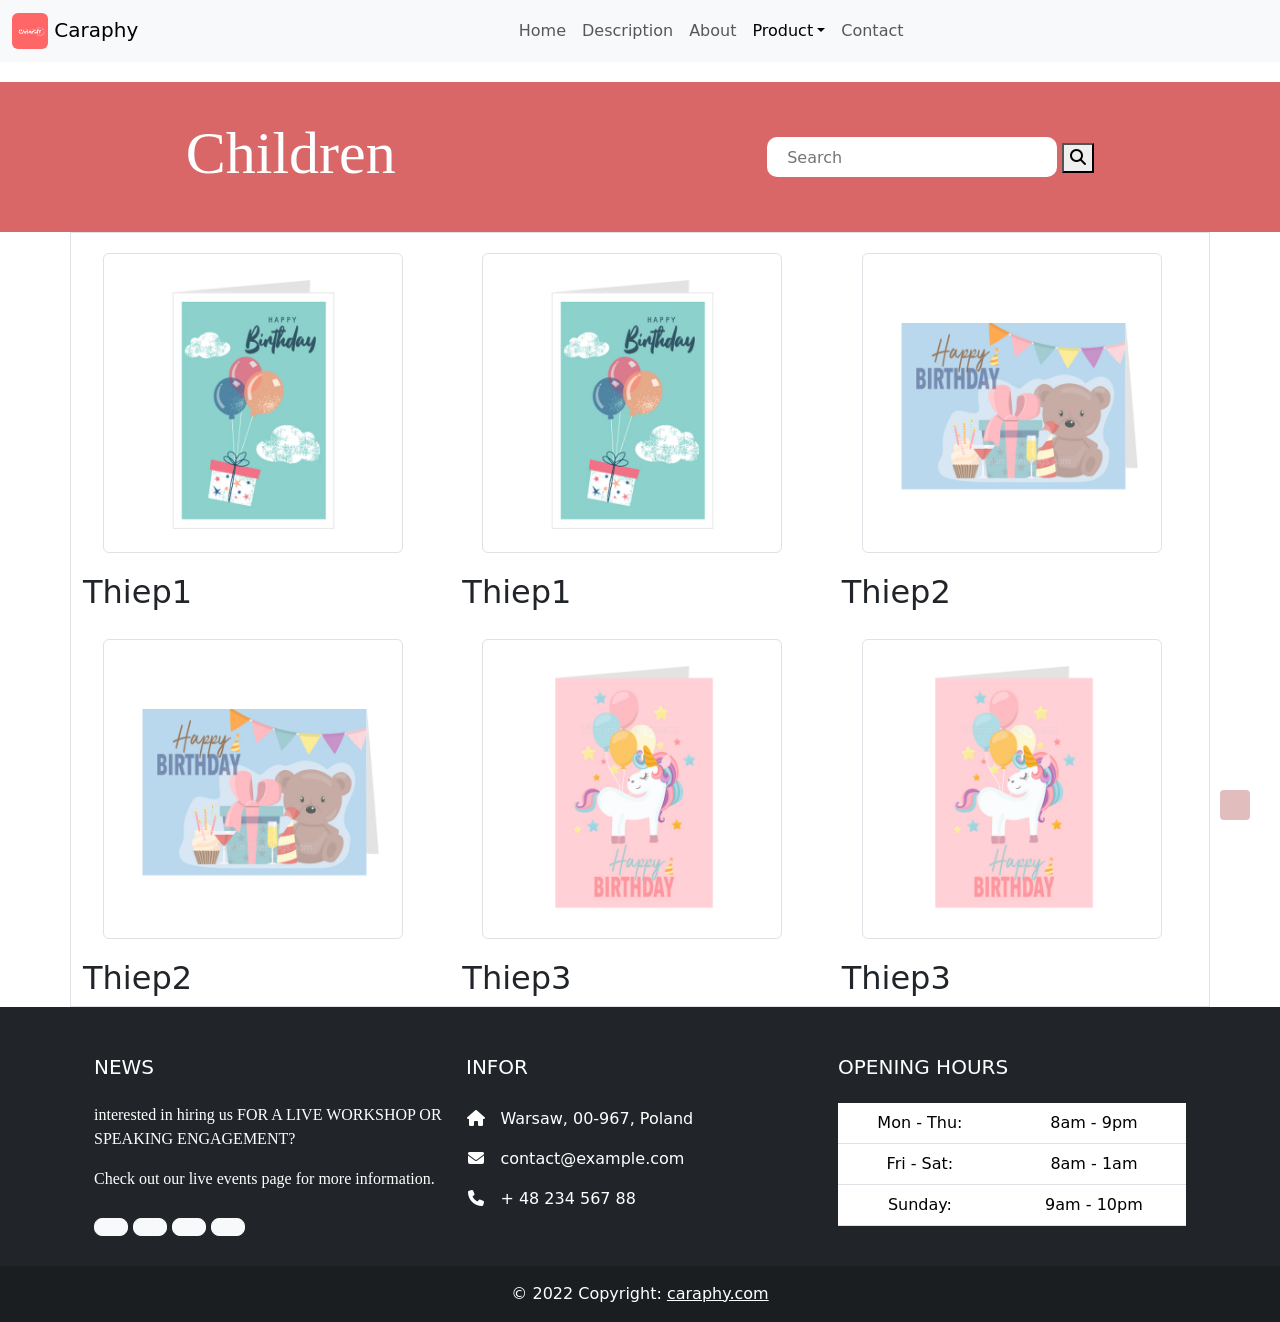
<file: children.html>
<!DOCTYPE html>
<html lang="en">
<head>
    <meta charset="UTF-8">
    <meta http-equiv="X-UA-Compatible" content="IE=edge">
    <meta name="viewport" content="width=device-width, initial-scale=1.0">
    <title>Children</title>
    <link rel="stylesheet" href="https://cdnjs.cloudflare.com/ajax/libs/font-awesome/6.1.1/css/all.min.css">
    <link rel="stylesheet" href="https://unicons.iconscout.com/release/v4.0.0/css/line.css">
    <link href="https://cdn.jsdelivr.net/npm/bootstrap@5.1.3/dist/css/bootstrap.min.css" rel="stylesheet">
    <script src="https://cdn.jsdelivr.net/npm/bootstrap@5.1.3/dist/js/bootstrap.bundle.min.js"></script>
    <link href="CSS/main.css" rel="stylesheet">
</head>
<body>
    <nav class="navbar navbar-expand-sm bg-light navbar-light">
        <div class="container-fluid">
          <a class="navbar-brand" href="index.html"><img src="img/Black And White Rakia Design Studio Logo.png"class="rounded" height="36"alt=""> Caraphy</a>
          <button class="navbar-toggler" type="button" data-bs-toggle="collapse" data-bs-target="#collapsibleNavbar">
            <span class="navbar-toggler-icon"></span>
          </button>
          <div class="collapse navbar-collapse justify-content-center" id="collapsibleNavbar" >
            <ul class="navbar-nav">
              <li class="nav-item">
                <a class="nav-link " href="index.html"><i class="light uil uil-estate"></i> Home</a>
              </li>
              <li class="nav-item">
                <a class="nav-link" href="description.html"><i class=" light uil uil-clipboard-blank"></i> Description</a>
              </li>
              <li class="nav-item">
                <a class="nav-link" href="about2.html"><i class="light uil uil-align-center"></i> About</a>
              </li>  
              <li class="nav-item dropdown">
                <a class="nav-link dropdown-toggle active" href="#" role="button" data-bs-toggle="dropdown"><i class="light uil uil-archive"></i> Product</a>
                <ul class="dropdown-menu">
                  <li><a class="dropdown-item" href="#"><i class="light uil uil-kid"></i> Children Products</a></li>
                  <li><a class="dropdown-item" href="adult.html"><i class="light uil uil-head-side"></i> Adult Products</a></li>
                </ul>
              </li>
              <li class="nav-item">
                <a class="nav-link" href="contact.html"><i class="light uil uil-phone"></i> Contact</a>
              </li>  
            </ul>
          </div>
        </div>
      </nav>
      <section>
        <form id="formSearch">
          <div id="children-adult">
          <h1>Children</h1>
          <div id="button-search">
              <input type="search" placeholder="Search" id="search" name="search">
              <button type="submit"><i class="fa-solid fa-magnifying-glass"></i></button>
          </div>
        </div>
        </form>
      </section>
        
        <!-- <div id="carouselExampleIndicators" class="carousel slide" data-bs-ride="carousel" style="width: 30%;margin: auto;">
          <div class="carousel-indicators">
            <button type="button" data-bs-target="#carouselExampleIndicators" data-bs-slide-to="0" class="active" aria-current="true" aria-label="Slide 1"></button>
            <button type="button" data-bs-target="#carouselExampleIndicators" data-bs-slide-to="1" aria-label="Slide 2"></button>
            <button type="button" data-bs-target="#carouselExampleIndicators" data-bs-slide-to="2" aria-label="Slide 3"></button>
          </div>
          <div class="carousel-inner">
            <div class="carousel-item active">
              <img src="img/thiep2.jpg" class="d-block w-100"alt="...">
            </div>
            <div class="carousel-item">
              <img src="img/c1.jpg" class="d-block w-100"alt="...">
            </div>
            <div class="carousel-item">
              <img src="img/thiep3.jpg" class="d-block w-100"alt="...">
            </div>
          </div>
          <button class="carousel-control-prev" type="button" data-bs-target="#carouselExampleIndicators" data-bs-slide="prev">
            <span class="carousel-control-prev-icon" aria-hidden="true"></span>
            <span class="visually-hidden">Previous</span>
          </button>
          <button class="carousel-control-next" type="button" data-bs-target="#carouselExampleIndicators" data-bs-slide="next">
            <span class="carousel-control-next-icon" aria-hidden="true"></span>
            <span class="visually-hidden">Next</span>
          </button>
        </div>  -->
      
        <!-- <div class="container border">
          
          <div class="row">
            <div class="col-sm-4">
              <img src="img/c1.jpg" alt="..." width="300px" height="300px" class="col border btn" data-bs-toggle="collapse" data-bs-target="#demo">
              <div id="demo" class="collapse">
                <div class="tab-content">
                  <div class="tab-pane container active" id="a1">
                    <img src="img/thuphaphl.png" alt="">
                  </div>
                  <div class="tab-pane container fade" id="a2">
                    <img src="img/thuphap1.png" alt="">
                  </div>
                  <div class="tab-pane container fade" id="a3">
                    <img src="img/thuphap3.png" alt="">
                  </div>
                  <ul class="nav nav-tabs justify-content-center">
                  <li class="nav-item">
                    <a class="nav-link active" data-bs-toggle="tab" href="#a1">Font 01</a>
                  </li>
                  <li class="nav-item">
                    <a class="nav-link" data-bs-toggle="tab" href="#a2">Font 02</a>
                  </li>
                  <li class="nav-item">
                    <a class="nav-link" data-bs-toggle="tab" href="#a3">Font 03</a>
                  </li>
                  </ul>
                </div>
              </div>
            </div>

            <div class="col-sm-4">
              <img src="img/c2.png" alt="..." width="300px" height="300px" class="col border btn" data-bs-toggle="collapse" data-bs-target="#demo1">
              <div id="demo1" class="collapse">
                <div class="tab-content">
                  <div class="tab-pane container active" id="a4">
                    <img src="img/thuphaphl.png" alt="">
                  </div>
                  <div class="tab-pane container fade" id="a5">
                    <img src="img/thuphap1.png" alt="">
                  </div>
                  <div class="tab-pane container fade" id="a6">
                    <img src="img/thuphap3.png" alt="">
                  </div>
                  <ul class="nav nav-tabs justify-content-center">
                  <li class="nav-item">
                    <a class="nav-link active" data-bs-toggle="tab" href="#a4">Font 01</a>
                  </li>
                  <li class="nav-item">
                    <a class="nav-link" data-bs-toggle="tab" href="#a5">Font 02</a>
                  </li>
                  <li class="nav-item">
                    <a class="nav-link" data-bs-toggle="tab" href="#a6">Font 03</a>
                  </li>
                  </ul>
                </div>
              </div>
            </div>

            <div class="col-sm-4">
              <img src="img/c3.png" alt="..." width="300px" height="300px" class="col border btn" data-bs-toggle="collapse" data-bs-target="#demo2">
              <div id="demo2" class="collapse">
                <div class="tab-content">
                  <div class="tab-pane container active" id="a7">
                    <img src="img/thuphaphl.png" alt="">
                  </div>
                  <div class="tab-pane container fade" id="a8">
                    <img src="img/thuphap1.png" alt="">
                  </div>
                  <div class="tab-pane container fade" id="a9">
                    <img src="img/thuphap3.png" alt="">
                  </div>
                  <ul class="nav nav-tabs justify-content-center">
                  <li class="nav-item">
                    <a class="nav-link active" data-bs-toggle="tab" href="#a7">Font 01</a>
                  </li>
                  <li class="nav-item">
                    <a class="nav-link" data-bs-toggle="tab" href="#a8">Font 02</a>
                  </li>
                  <li class="nav-item">
                    <a class="nav-link" data-bs-toggle="tab" href="#a9">Font 03</a>
                  </li>
                  </ul>
                </div>
              </div>
            </div>

          </div>
        </div> -->
        <div class="container border">
          <div class="row "id="productC">

          </div>
        </div>
      
  </section>
  <!-- top scroll button -->
  <div>
    <button onclick="topFunction()" id="myBtn" title="Go to top"><i class="uil uil-top-arrow-to-top"></i></button>

  </div>
  <!-- end top scroll button -->
  
  <!-- dark mode button -->
 
    <button id="mybutton" class="feedback"  onclick="myFunction()" >
      <i class="uil uil-moon"></i>
    </button>
  <!-- end dark mode button -->

<!-- Footer -->

<footer class="text-white text-center text-lg-start bg-dark">
<!-- Grid container -->
<div class="container p-4">
  <!--Grid row-->
  <div class="row mt-4">
    <!--Grid column-->
    <div class="col-lg-4 col-md-12 mb-4 mb-md-0">
      <h5 class="text-uppercase mb-4">News</h5>

      <p>
          interested in hiring us
          FOR A LIVE WORKSHOP OR SPEAKING ENGAGEMENT?
         
      </p>

      <p>
          Check out our live events page for more information.
      </p>

      <div class="mt-4">
        <!-- Facebook -->
        <a type="button" class="btn btn-floating btn-light btn-lg"><i class="uil uil-facebook-f"></i></a>
        <!-- Dribbble -->
        <a type="button" class="btn btn-floating btn-light btn-lg"><i class="uil uil-instagram-alt"></i></a>
        <!-- Twitter -->
        <a type="button" class="btn btn-floating btn-light btn-lg"><i class="uil uil-twitter"></i></a>
        <!-- Google + -->
        <a type="button" class="btn btn-floating btn-light btn-lg"><i class="uil uil-google"></i></i></a>
        <!-- Linkedin -->
      </div>
    </div>
    <!--Grid column-->

    <!--Grid column-->
    <div class="col-lg-4 col-md-6 mb-4 mb-md-0">
      <h5 class="text-uppercase mb-4 pb-1">Infor</h5>

    
      <ul class="fa-ul" style="margin-left: 1.65em;">
        <li class="mb-3">
          <span class="fa-li"><i class="fas fa-home"></i></span><span class="ms-2">Warsaw, 00-967, Poland</span>
        </li>
        <li class="mb-3">
          <span class="fa-li"><i class="fas fa-envelope"></i></span><span class="ms-2">contact@example.com</span>
        </li>
        <li class="mb-3">
          <span class="fa-li"><i class="fas fa-phone"></i></span><span class="ms-2">+ 48 234 567 88</span>
        </li>
      </ul>
    </div>
    <!--Grid column-->

    <!--Grid column-->
    <div class="col-lg-4 col-md-6 mb-4 mb-md-0">
      <h5 class="text-uppercase mb-4">Opening hours</h5>

      <table class="table text-center text-white">
        <tbody class="fw-normal">
          <tr>
            <td>Mon - Thu:</td>
            <td>8am - 9pm</td>
          </tr>
          <tr>
            <td>Fri - Sat:</td>
            <td>8am - 1am</td>
          </tr>
          <tr>
            <td>Sunday:</td>
            <td>9am - 10pm</td>
          </tr>
        </tbody>
      </table>
    </div>
    <!--Grid column-->
  </div>
  <!--Grid row-->
</div>
<!-- Grid container -->

<!-- Copyright -->
<div class="text-center p-3" style="background-color: rgba(0, 0, 0, 0.2);">
  © 2022 Copyright:
  <a class="text-white" href="index.html">caraphy.com</a>
</div>
<!-- Copyright -->
</footer>
<script src="https://code.jquery.com/jquery-3.6.0.min.js"></script>
<script src="JS/main.js"></script>
      <!-- <script>
        var data = [
          {"id":"f1","name":"Font HLThuPhap","img":"img/thuphaphl.png"},
          {"id":"f2","name":"Font HLThuPhap1","img":"img/thuphap1.png"},
          {"id":"f3","name":"Font HLThuPhap3","img":"img/thuphap3.png"}
        ];
        function myFuntion{
          var username = data.
        }
      </script> -->
</body>
</html>
</file>
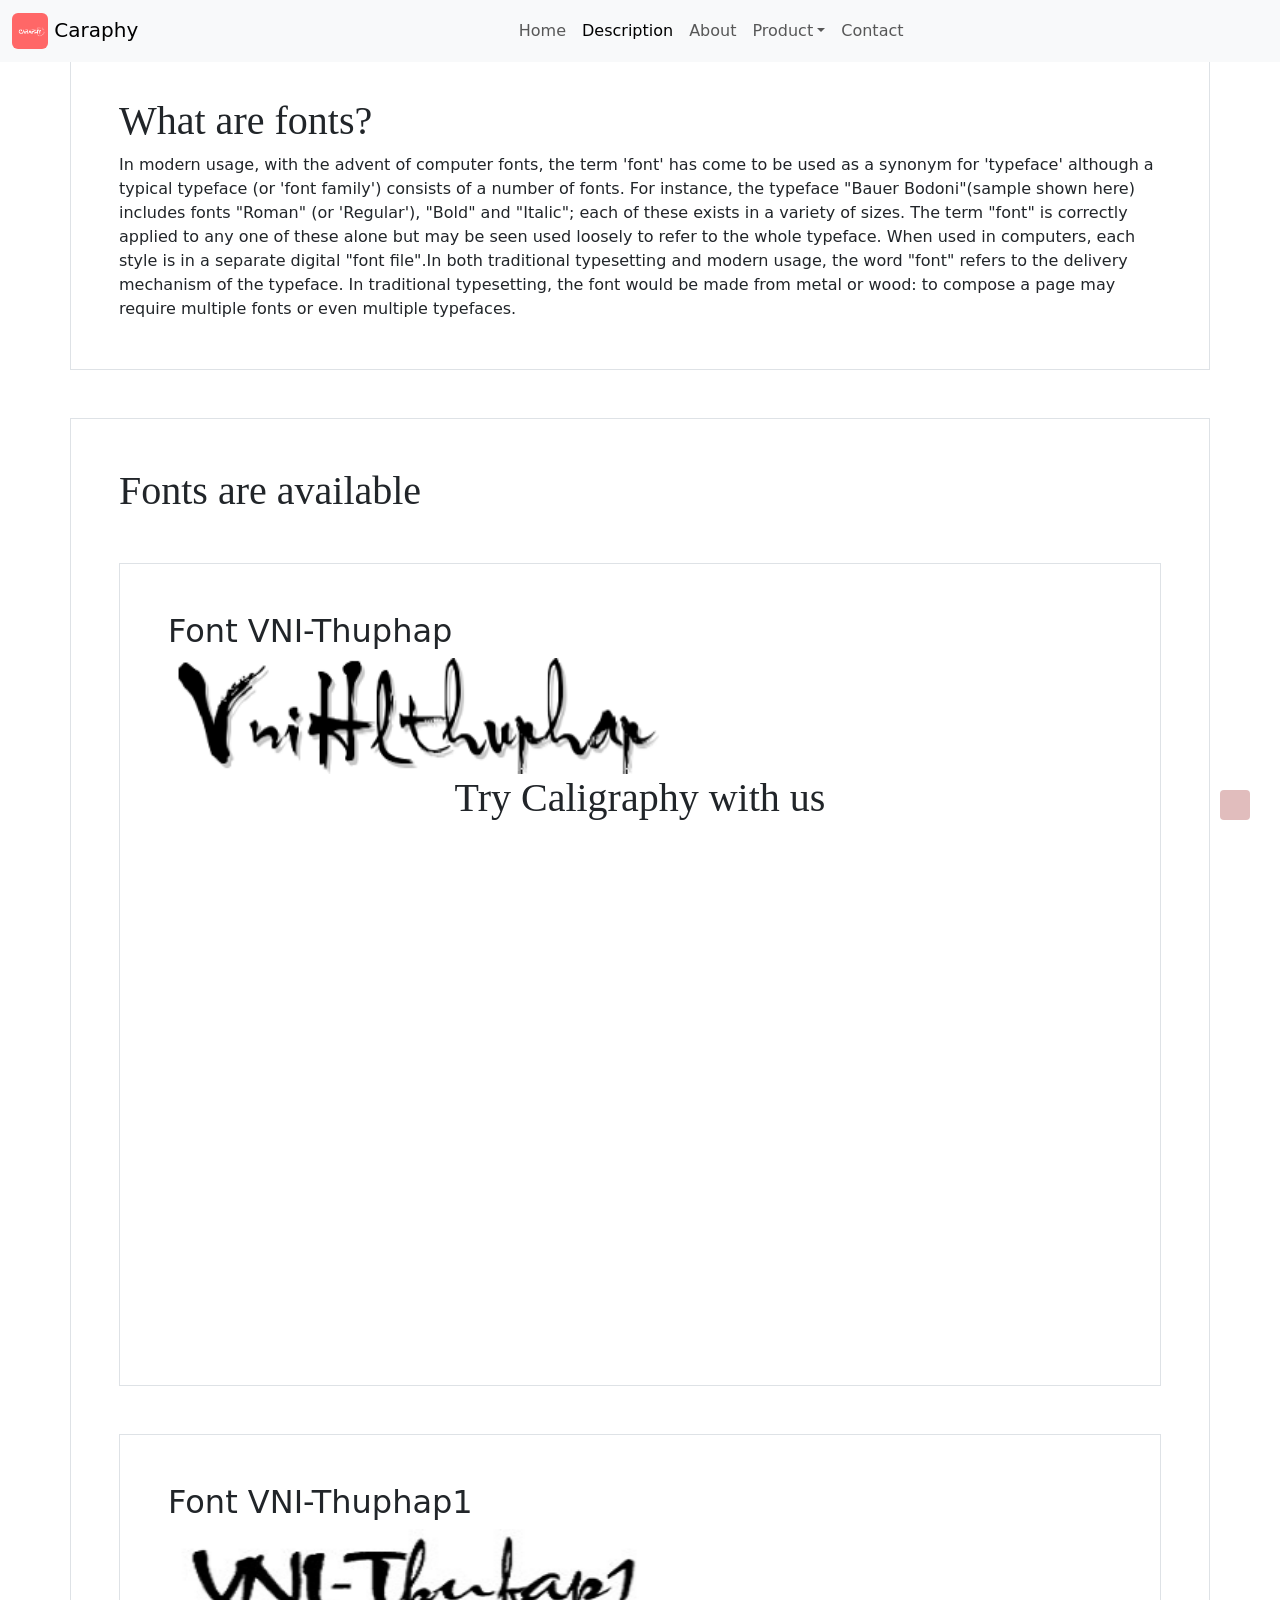
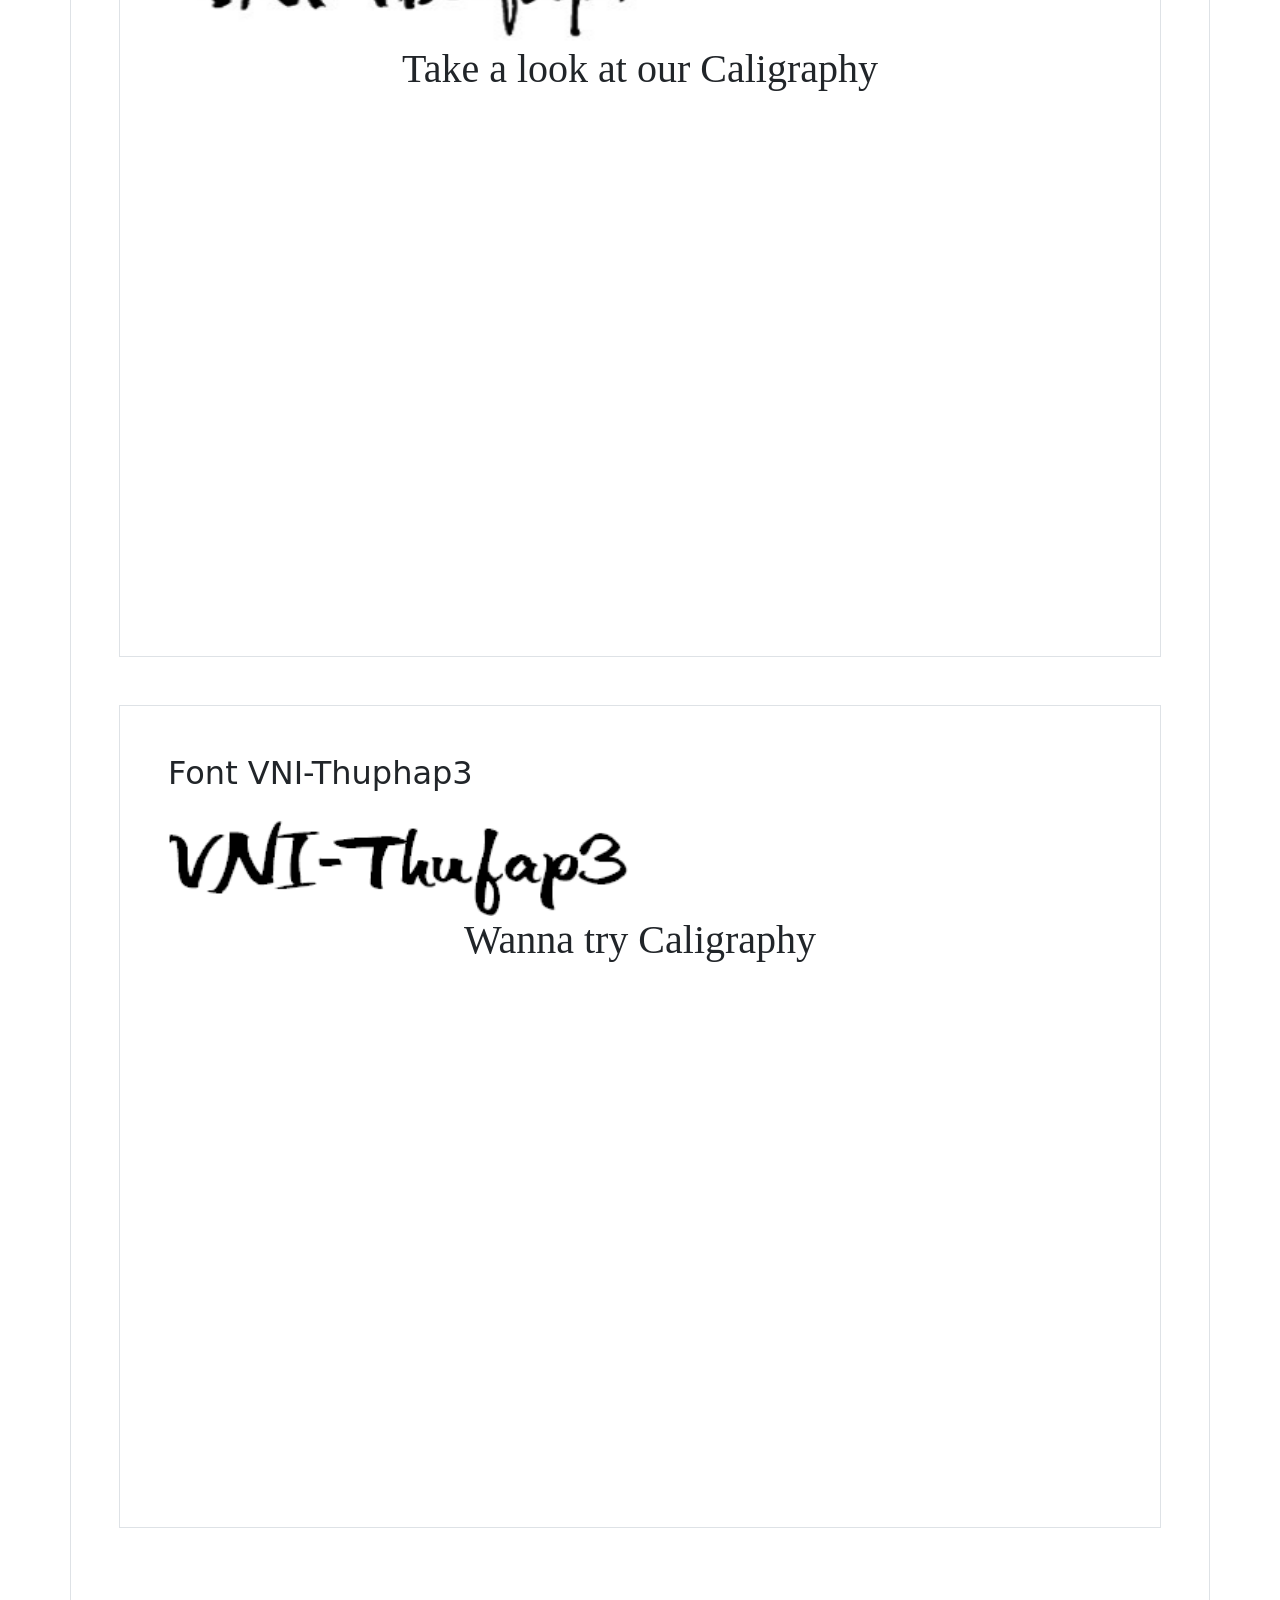
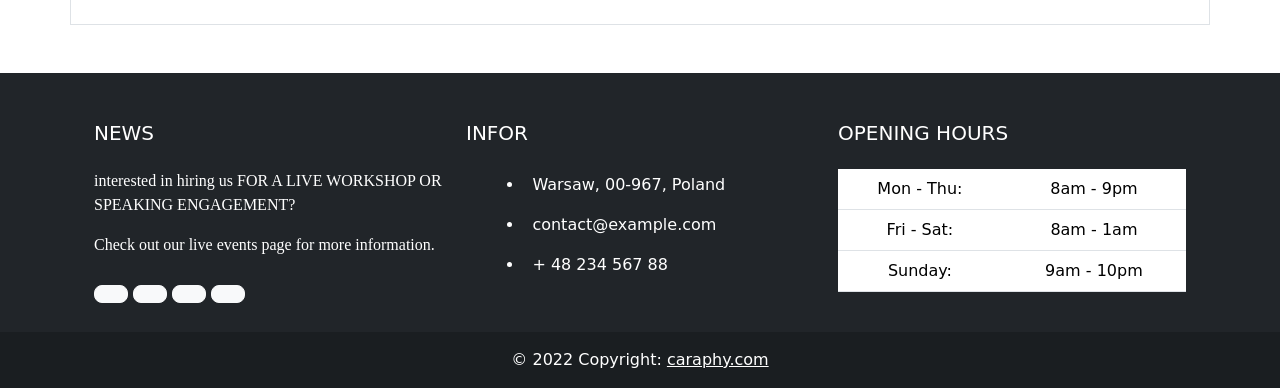
<file: description.html>
<!DOCTYPE html>
<html lang="en">
<head>
    <meta charset="UTF-8">
    <meta http-equiv="X-UA-Compatible" content="IE=edge">
    <meta name="viewport" content="width=device-width, initial-scale=1.0">
    <title>Description</title>
    <link rel="stylesheet" href="https://unicons.iconscout.com/release/v4.0.0/css/line.css">
    <link href="https://cdn.jsdelivr.net/npm/bootstrap@5.1.3/dist/css/bootstrap.min.css" rel="stylesheet">
    <script src="https://cdn.jsdelivr.net/npm/bootstrap@5.1.3/dist/js/bootstrap.bundle.min.js"></script>
    <link href="CSS/main.css" rel="stylesheet">

    <style>
    </style>
</head>
<body>
      <!-- nav -->
  <nav class="navbar navbar-expand-sm bg-light navbar-light fixed-top ">
    <div class="container-fluid">
      <a class="navbar-brand" href="index.html"><img src="img/Black And White Rakia Design Studio Logo.png"class="rounded" height="36"alt=""> Caraphy</a>
      <button class="navbar-toggler" type="button" data-bs-toggle="collapse" data-bs-target="#collapsibleNavbar">
        <span class="navbar-toggler-icon"></span>
      </button>
      <div class="collapse navbar-collapse justify-content-center" id="collapsibleNavbar" >
        <ul class="navbar-nav">
          <li class="nav-item">
            <a class="nav-link  " href="index.html"><i class="light uil uil-estate"></i> Home</a>
          </li>
          <li class="nav-item">
            <a class="nav-link active" href="description.html"><i class=" light uil uil-clipboard-blank"></i> Description</a>
          </li>
          <li class="nav-item">
            <a class="nav-link " href="about2.html"><i class="light uil uil-align-center"></i> About</a>
          </li>  
          <li class="nav-item dropdown">
            <a class="nav-link dropdown-toggle" href="#" role="button" data-bs-toggle="dropdown"><i class="light uil uil-archive"></i> Product</a>
            <ul class="dropdown-menu">
              <li><a class="dropdown-item" href="#"><i class="light uil uil-kid"></i> Children Products</a></li>
              <li><a class="dropdown-item" href="adult.html"><i class="light uil uil-head-side"></i> Adult Products</a></li>
            </ul>
          </li>
          <li class="nav-item">
            <a class="nav-link " href="contact.html"><i class="light uil uil-phone"></i> Contact</a>
          </li>  
        </ul>
      </div>
    </div>
  </nav>

      <section>
            <div class="container p-5 my-5 border">
              <h1>What are fonts?</h1>
              In modern usage, with the advent of computer fonts, the term 'font' 
              has come to be used as a synonym for 'typeface' although a typical typeface 
              (or 'font family') consists of a number of fonts. For instance, the typeface 
              "Bauer Bodoni"(sample shown here) includes fonts "Roman" (or 'Regular'), "Bold" 
              and "Italic"; each of these exists in a variety of sizes. The term "font"
              is correctly applied to any one of these alone but may be seen used loosely to 
              refer to the whole typeface. When used in computers, each style is in a separate
              digital "font file".In both traditional typesetting and modern usage, 
              the word "font" refers to the delivery mechanism of the typeface. In traditional typesetting, the font would be made from metal or wood: to compose a page may require multiple fonts or even multiple typefaces.
              </div>  
            <div class="container p-5 my-5 border">
              <h1>Fonts are available</h1> 
              <div class="container p-5 my-5 border">
                <h2>Font VNI-Thuphap</h2>
                <img src="img/thuphaphl.png" alt="thuphap" width="500px">
                <div class="container d-flex justify-content-center">
                  <h1>Try Caligraphy with us</h1>
                 
                </div>
                <div class="container d-flex justify-content-center">
                  <div class="embed-responsive embed-responsive-4by3">
                      <iframe class="embed-responsive-item" src="https://www.youtube.com/embed/yuh_fo6OKfQ" width="700" height="500"></iframe>
                  </div>
                </div>
                </div>
              <div class="container p-5 my-5 border">
                <h2>Font VNI-Thuphap1</h2>
                <img src="img/thuphap1.png" alt="thuphap1" width="500px">
                <div class="container d-flex justify-content-center">
                  <h1>Take a look at our Caligraphy</h1>
                 
                </div>
                <div class="container d-flex justify-content-center">
                  <div class="embed-responsive embed-responsive-4by3">
                      <iframe class="embed-responsive-item" src="https://www.youtube.com/embed/sBoVGqiSzr4" width="700" height="500"></iframe>
                  </div>
                </div>
        
                </div>
              <div class="container p-5 my-5 border">
                <h2>Font VNI-Thuphap3</h2>
                <img src="img/thuphap3.png" alt="thuphap3" width="500px">
                <div class="container d-flex justify-content-center">
                  <h1>Wanna try Caligraphy</h1>
                 
                </div>
                <div class="container d-flex justify-content-center">
                  <div class="embed-responsive embed-responsive-4by3">
                      <iframe class="embed-responsive-item" src="https://www.youtube.com/embed/gntgnhlK0X8" width="700" height="500"></iframe>
                  </div>
                </div>
              </div>
            </div>
        </section>
       
       
           <!-- top scroll button -->
      <div>
        <button onclick="topFunction()" id="myBtn" title="Go to top"><i class="uil uil-top-arrow-to-top"></i></button>
    
      </div>
      <!-- end top scroll button -->

      <!-- dark mode button -->
     
        <button id="mybutton" class="feedback"  onclick="myFunction()" >
          <i class="uil uil-moon"></i>
        </button>
      <!-- end dark mode button -->

  <!-- Footer -->

  <footer class="text-white text-center text-lg-start bg-dark">
    <!-- Grid container -->
    <div class="container p-4">
      <!--Grid row-->
      <div class="row mt-4">
        <!--Grid column-->
        <div class="col-lg-4 col-md-12 mb-4 mb-md-0">
          <h5 class="text-uppercase mb-4">News</h5>

          <p>
              interested in hiring us
              FOR A LIVE WORKSHOP OR SPEAKING ENGAGEMENT?
             
          </p>

          <p>
              Check out our live events page for more information.
          </p>

          <div class="mt-4">
            <!-- Facebook -->
            <a type="button" class="btn btn-floating btn-light btn-lg"><i class="uil uil-facebook-f"></i></a>
            <!-- Dribbble -->
            <a type="button" class="btn btn-floating btn-light btn-lg"><i class="uil uil-instagram-alt"></i></a>
            <!-- Twitter -->
            <a type="button" class="btn btn-floating btn-light btn-lg"><i class="uil uil-twitter"></i></a>
            <!-- Google + -->
            <a type="button" class="btn btn-floating btn-light btn-lg"><i class="uil uil-google"></i></i></a>
            <!-- Linkedin -->
          </div>
        </div>
        <!--Grid column-->

        <!--Grid column-->
        <div class="col-lg-4 col-md-6 mb-4 mb-md-0">
          <h5 class="text-uppercase mb-4 pb-1">Infor</h5>

        
          <ul class="fa-ul" style="margin-left: 1.65em;">
            <li class="mb-3">
              <span class="fa-li"><i class="fas fa-home"></i></span><span class="ms-2">Warsaw, 00-967, Poland</span>
            </li>
            <li class="mb-3">
              <span class="fa-li"><i class="fas fa-envelope"></i></span><span class="ms-2">contact@example.com</span>
            </li>
            <li class="mb-3">
              <span class="fa-li"><i class="fas fa-phone"></i></span><span class="ms-2">+ 48 234 567 88</span>
            </li>
          </ul>
        </div>
        <!--Grid column-->

        <!--Grid column-->
        <div class="col-lg-4 col-md-6 mb-4 mb-md-0">
          <h5 class="text-uppercase mb-4">Opening hours</h5>

          <table class="table text-center text-white">
            <tbody class="fw-normal">
              <tr>
                <td>Mon - Thu:</td>
                <td>8am - 9pm</td>
              </tr>
              <tr>
                <td>Fri - Sat:</td>
                <td>8am - 1am</td>
              </tr>
              <tr>
                <td>Sunday:</td>
                <td>9am - 10pm</td>
              </tr>
            </tbody>
          </table>
        </div>
        <!--Grid column-->
      </div>
      <!--Grid row-->
    </div>
    <!-- Grid container -->

    <!-- Copyright -->
    <div class="text-center p-3" style="background-color: rgba(0, 0, 0, 0.2);">
      © 2022 Copyright:
      <a class="text-white" href="index.html">caraphy.com</a>
    </div>
    <!-- Copyright -->
  </footer>

  <script src="JS/main.js"></script>
</body>
</html>
</file>
<file: CSS/main.css>
.container1 {
    position: relative;
    text-align: center;
    color: white;
  }
  .centered1 {
    position: absolute;
    top: 50%;
    left: 50%;
    transform: translate(-50%, -50%);
    border: 1px solid black;
    background-color: white;
    color: black;
    font-family: 'Times New Roman', Times, serif;
  
  }
  h1,p{
    font-family: 'Times New Roman', Times, serif;
  }
  #myBtn {
    display: none;
    position: fixed;
    bottom: 20px;
    right: 30px;
    z-index: 99;
    font-size: 18px;
    border: none;
    outline: none;
    background-color: rgb(225, 189, 189);
    color: white;
    cursor: pointer;
    padding: 15px;
    border-radius: 4px;
  }

  #myBtn:hover {
    background-color: rgb(255, 129, 129);
  } 
  .dark-mode {
    background-color: black;
    color: white;
  }
  .feedback {
    background-color : #31B0D5;
    color: white;
    padding: 10px 20px;
    border-radius: 4px;
    border-color: #46b8da;
  }
  
  #mybutton {
    position: fixed;
    bottom: 80px;
    right: 30px;
    z-index: 99;
    font-size: 18px;
    border: none;
    outline: none;
    background-color: rgb(225, 189, 189);
    color: white;
    cursor: pointer;
    padding: 15px;
    border-radius: 4px;
  }
  #mybutton:hover {
    background-color: rgb(255, 129, 129);
  }
  /* product */
  section{
    margin-top: 20px;
  }
  #children-adult{
    width: auto;
    height: 150px;
    background-color:#D96767;
    display: flex;
    align-items: center;
    justify-content:space-around;
  }
  #children-adult h1{
    font-size: 60px;
    color: white;
  }
  #children-adult input{
    width: 290px;
    height: 30px;
    border-radius: 10px;
    border: white;
    padding: 20px;
  }
  .col{
    margin: 20px 20px;
    text-align: center;
  }
  /* End product */
</file>
